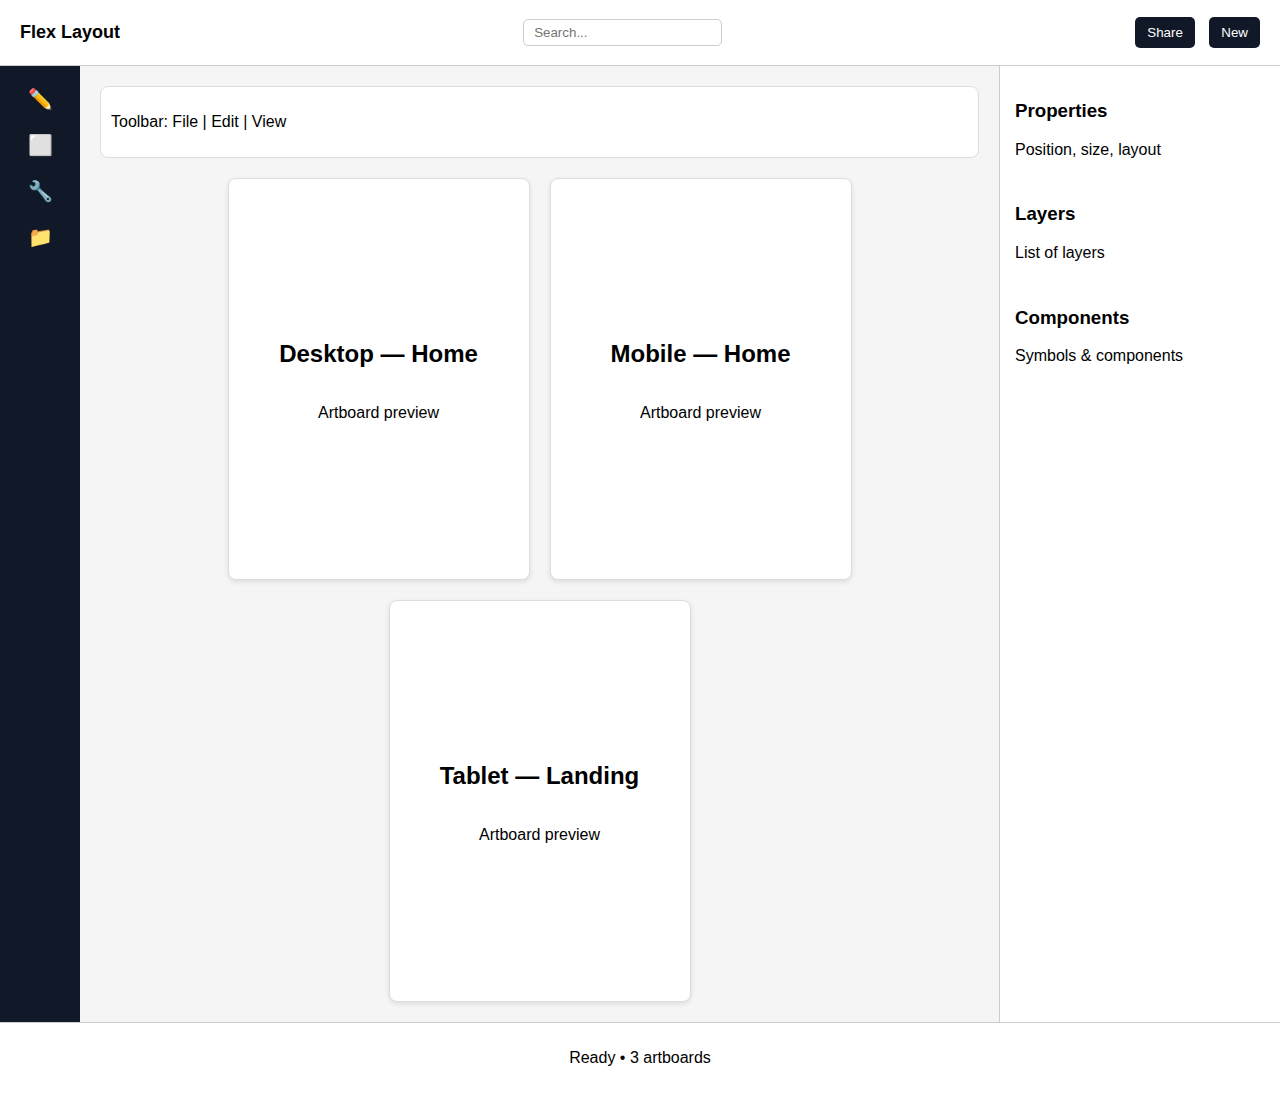
<file: Domasna-6/index.html>
<!doctype html>
<html lang="en">
<head>
  <meta charset="utf-8">
  <meta name="viewport" content="width=device-width, initial-scale=1.0">
  <title>Flex Layout</title>
  <link rel="stylesheet" href="style.css">
</head>
<body>
  <header class="topbar">
    <div class="brand">
      <h1> Flex Layout</h1>
    </div>
    <div class="search">
      <input type="text" placeholder="Search...">
    </div>
    <div class="top-actions">
      <button class="btn">Share</button>
      <button class="btn">New</button>
    </div>
  </header>

  <div class="app">
    <aside class="left-tools">
      <button class="tool">✏️</button>
      <button class="tool">⬜</button>
      <button class="tool">🔧</button>
      <button class="tool">📁</button>
    </aside>

    <main class="canvas">
      <section class="toolbar">
        <p>Toolbar: File | Edit | View</p>
      </section>

      <section class="artboards">
        <div class="artboard">
          <h2>Desktop — Home</h2>
          <p>Artboard preview</p>
        </div>
        <div class="artboard">
          <h2>Mobile — Home</h2>
          <p>Artboard preview</p>
        </div>
        <div class="artboard">
          <h2>Tablet — Landing</h2>
          <p>Artboard preview</p>
        </div>
      </section>
    </main>

    <aside class="right-panel">
      <section>
        <h3>Properties</h3>
        <p>Position, size, layout</p>
      </section>
      <section>
        <h3>Layers</h3>
        <p>List of layers</p>
      </section>
      <section>
        <h3>Components</h3>
        <p>Symbols & components</p>
      </section>
    </aside>
  </div>

  <footer class="status">
    <p>Ready • 3 artboards</p>
  </footer>
</body>
</html>
</file>
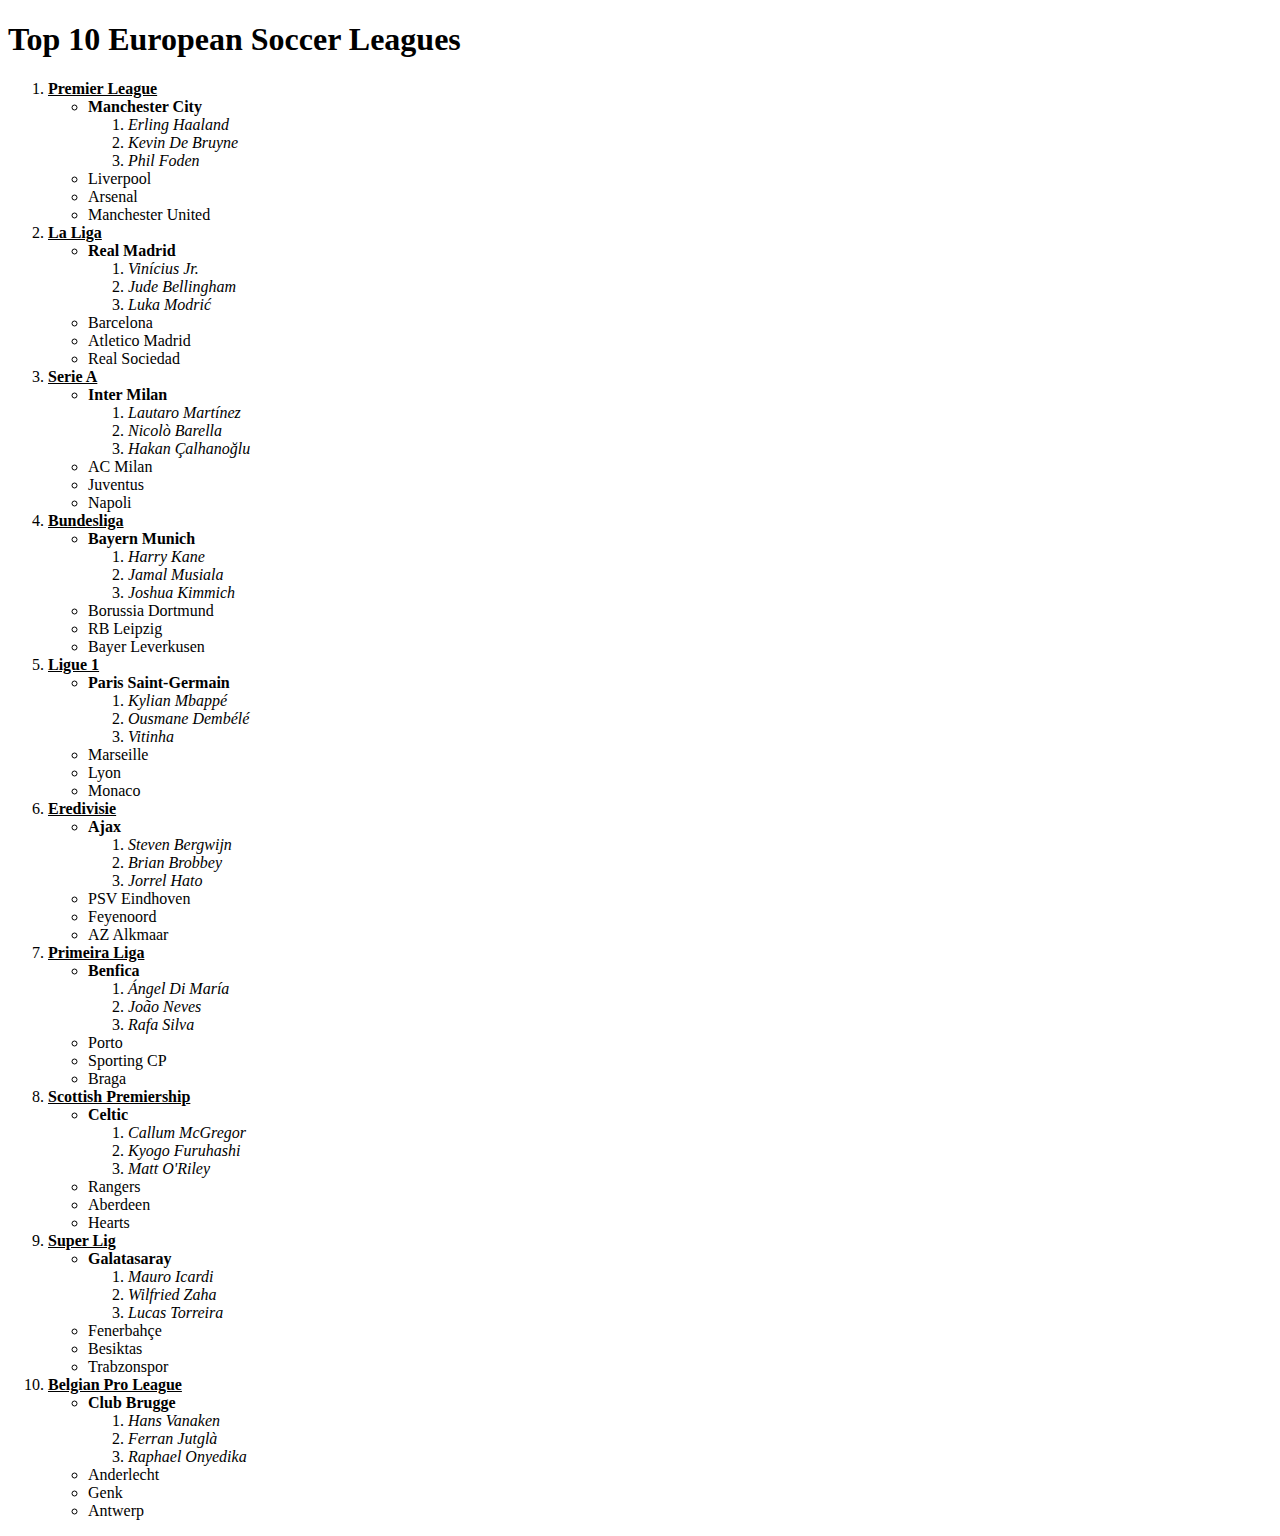
<file: Domasna-2/nestedlist.html>
<!DOCTYPE html>
<html>
<head>
    <meta charset="UTF-8">
    <title>Top 10 European Leagues</title>
</head>
<body>
    <h1>Top 10 European Soccer Leagues</h1>

    <ol>
        <li><b><u>Premier League</u></b>
            <ul>
                <li><b>Manchester City</b>
                    <ol>
                        <li><em>Erling Haaland</em></li>
                        <li><em>Kevin De Bruyne</em></li>
                        <li><em>Phil Foden</em></li>
                    </ol>
                </li>
                <li>Liverpool</li>
                <li>Arsenal</li>
                <li>Manchester United</li>
            </ul>
        </li>

        <li><b><u>La Liga</u></b>
            <ul>
                <li><b>Real Madrid</b>
                    <ol>
                        <li><em>Vinícius Jr.</em></li>
                        <li><em>Jude Bellingham</em></li>
                        <li><em>Luka Modrić</em></li>
                    </ol>
                </li>
                <li>Barcelona</li>
                <li>Atletico Madrid</li>
                <li>Real Sociedad</li>
            </ul>
        </li>

        <li><b><u>Serie A</u></b>
            <ul>
                <li><b>Inter Milan</b>
                    <ol>
                        <li><em>Lautaro Martínez</em></li>
                        <li><em>Nicolò Barella</em></li>
                        <li><em>Hakan Çalhanoğlu</em></li>
                    </ol>
                </li>
                <li>AC Milan</li>
                <li>Juventus</li>
                <li>Napoli</li>
            </ul>
        </li>

        <li><b><u>Bundesliga</u></b>
            <ul>
                <li><b>Bayern Munich</b>
                    <ol>
                        <li><em>Harry Kane</em></li>
                        <li><em>Jamal Musiala</em></li>
                        <li><em>Joshua Kimmich</em></li>
                    </ol>
                </li>
                <li>Borussia Dortmund</li>
                <li>RB Leipzig</li>
                <li>Bayer Leverkusen</li>
            </ul>
        </li>

        <li><b><u>Ligue 1</u></b>
            <ul>
                <li><b>Paris Saint-Germain</b>
                    <ol>
                        <li><em>Kylian Mbappé</em></li>
                        <li><em>Ousmane Dembélé</em></li>
                        <li><em>Vitinha</em></li>
                    </ol>
                </li>
                <li>Marseille</li>
                <li>Lyon</li>
                <li>Monaco</li>
            </ul>
        </li>

        <li><b><u>Eredivisie</u></b>
            <ul>
                <li><b>Ajax</b>
                    <ol>
                        <li><em>Steven Bergwijn</em></li>
                        <li><em>Brian Brobbey</em></li>
                        <li><em>Jorrel Hato</em></li>
                    </ol>
                </li>
                <li>PSV Eindhoven</li>
                <li>Feyenoord</li>
                <li>AZ Alkmaar</li>
            </ul>
        </li>

        <li><b><u>Primeira Liga</u></b>
            <ul>
                <li><b>Benfica</b>
                    <ol>
                        <li><em>Ángel Di María</em></li>
                        <li><em>João Neves</em></li>
                        <li><em>Rafa Silva</em></li>
                    </ol>
                </li>
                <li>Porto</li>
                <li>Sporting CP</li>
                <li>Braga</li>
            </ul>
        </li>

        <li><b><u>Scottish Premiership</u></b>
            <ul>
                <li><b>Celtic</b>
                    <ol>
                        <li><em>Callum McGregor</em></li>
                        <li><em>Kyogo Furuhashi</em></li>
                        <li><em>Matt O'Riley</em></li>
                    </ol>
                </li>
                <li>Rangers</li>
                <li>Aberdeen</li>
                <li>Hearts</li>
            </ul>
        </li>

        <li><b><u>Super Lig</u></b>
            <ul>
                <li><b>Galatasaray</b>
                    <ol>
                        <li><em>Mauro Icardi</em></li>
                        <li><em>Wilfried Zaha</em></li>
                        <li><em>Lucas Torreira</em></li>
                    </ol>
                </li>
                <li>Fenerbahçe</li>
                <li>Besiktas</li>
                <li>Trabzonspor</li>
            </ul>
        </li>

        <li><b><u>Belgian Pro League</u></b>
            <ul>
                <li><b>Club Brugge</b>
                    <ol>
                        <li><em>Hans Vanaken</em></li>
                        <li><em>Ferran Jutglà</em></li>
                        <li><em>Raphael Onyedika</em></li>
                    </ol>
                </li>
                <li>Anderlecht</li>
                <li>Genk</li>
                <li>Antwerp</li>
            </ul>
        </li>
    </ol>

</body>
</html>
</file>
<file: Domasna-6/style.css>
body {
  margin: 0;
  font-family: Arial, sans-serif;
  display: flex;
  flex-direction: column;
  min-height: 100vh;
}

.topbar {
  display: flex;
  justify-content: space-between;
  align-items: center;
  background-color: #fff;
  padding: 10px 20px;
  border-bottom: 1px solid #ccc;
}

.brand h1 {
  font-size: 18px;
}

.search input {
  padding: 5px 10px;
  border: 1px solid #ccc;
  border-radius: 5px;
}

.top-actions .btn {
  padding: 8px 12px;
  margin-left: 10px;
  border: none;
  background-color: #111827;
  color: white;
  border-radius: 5px;
  cursor: pointer;
}

.app {
  display: flex;
  flex: 1;
  background-color: #f5f5f5;
}

.left-tools {
  display: flex;
  flex-direction: column;
  align-items: center;
  background-color: #111827;
  color: white;
  width: 60px;
  padding: 10px;
}

.tool {
  background: none;
  color: white;
  border: none;
  margin: 10px 0;
  cursor: pointer;
  font-size: 20px;
}

.canvas {
  flex: 1;
  display: flex;
  flex-direction: column;
  padding: 20px;
}

.toolbar {
  background-color: #fff;
  padding: 10px;
  border-radius: 8px;
  margin-bottom: 20px;
  border: 1px solid #ddd;
}

.artboards {
  display: flex;
  flex-wrap: wrap;
  gap: 20px;
  justify-content: center;
}

.artboard {
  background-color: white;
  border: 1px solid #ddd;
  border-radius: 8px;
  width: 300px;
  height: 400px;
  display: flex;
  flex-direction: column;
  align-items: center;
  justify-content: center;
  box-shadow: 0 2px 5px rgba(0,0,0,0.1);
}

.right-panel {
  width: 250px;
  background-color: #fff;
  border-left: 1px solid #ccc;
  padding: 15px;
  display: flex;
  flex-direction: column;
  gap: 10px;
}

.status {
  background-color: #fff;
  border-top: 1px solid #ccc;
  text-align: center;
  padding: 10px;
}
</file>
